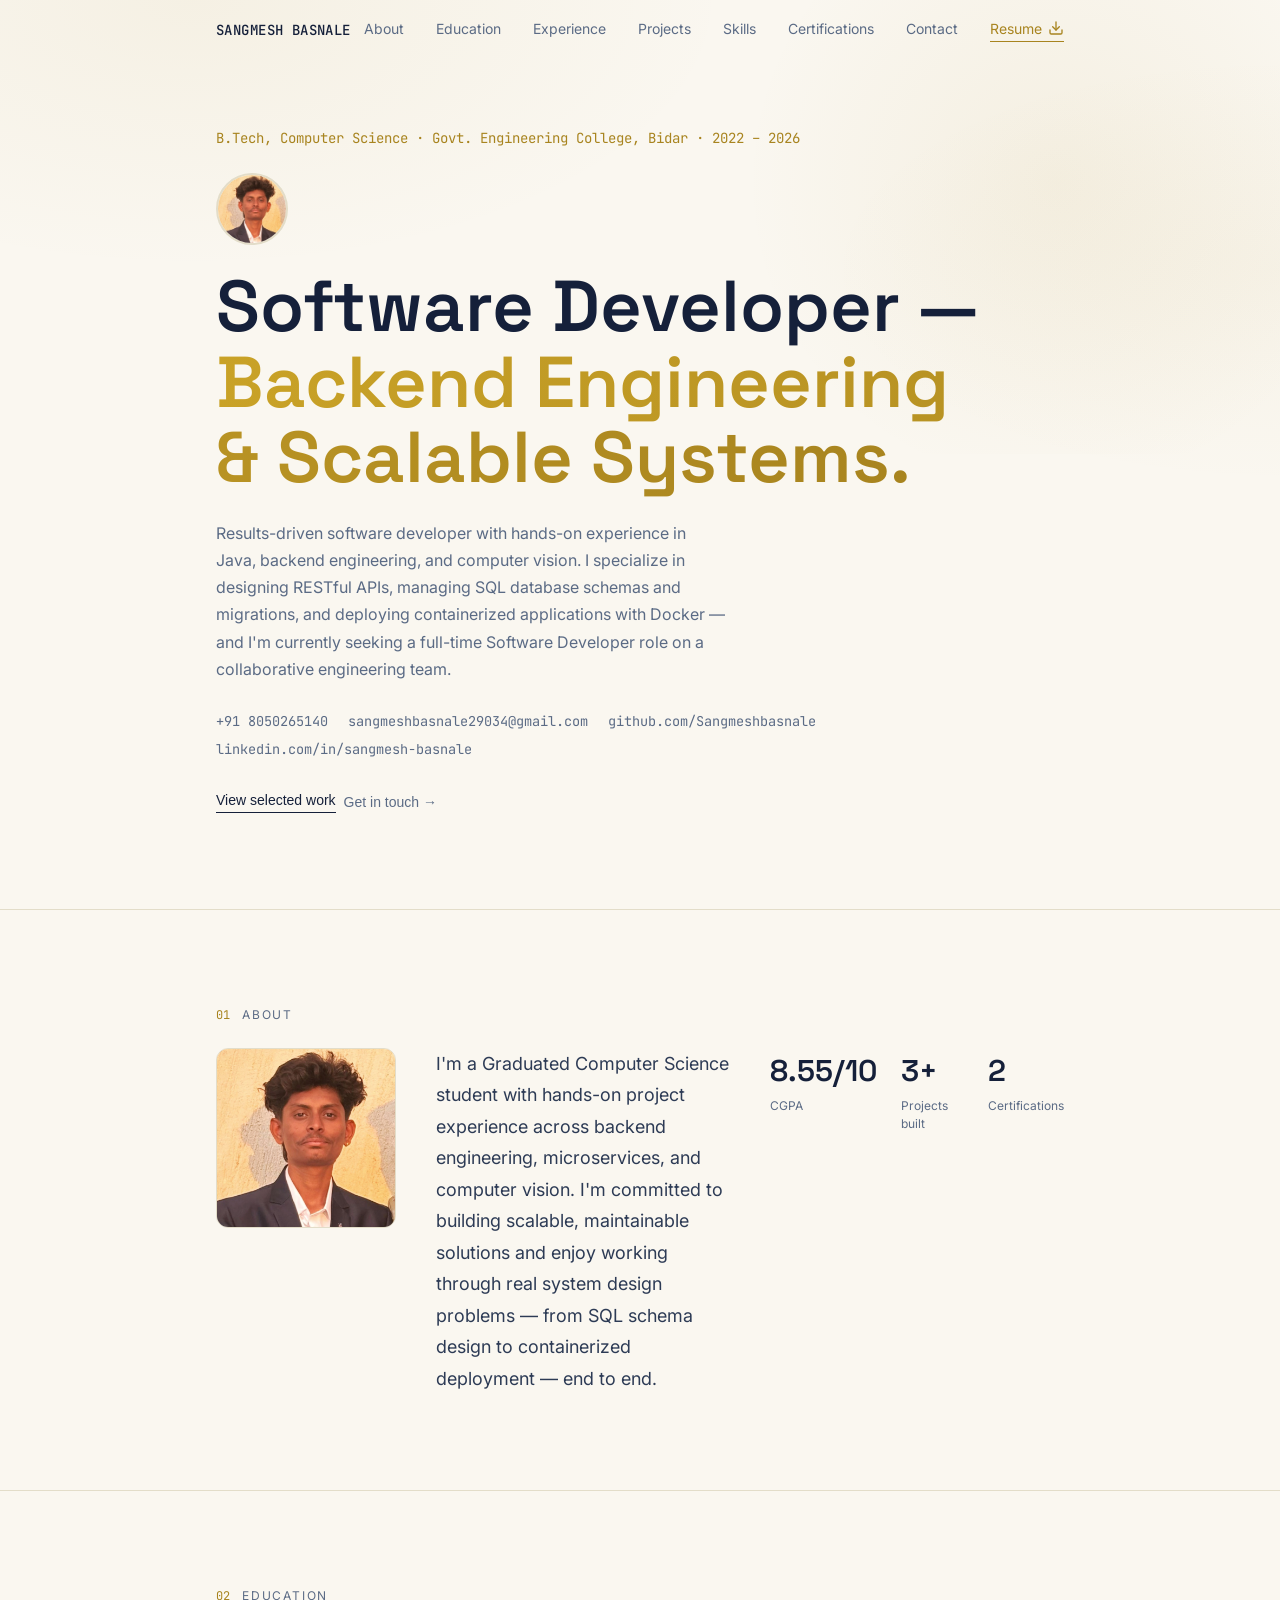
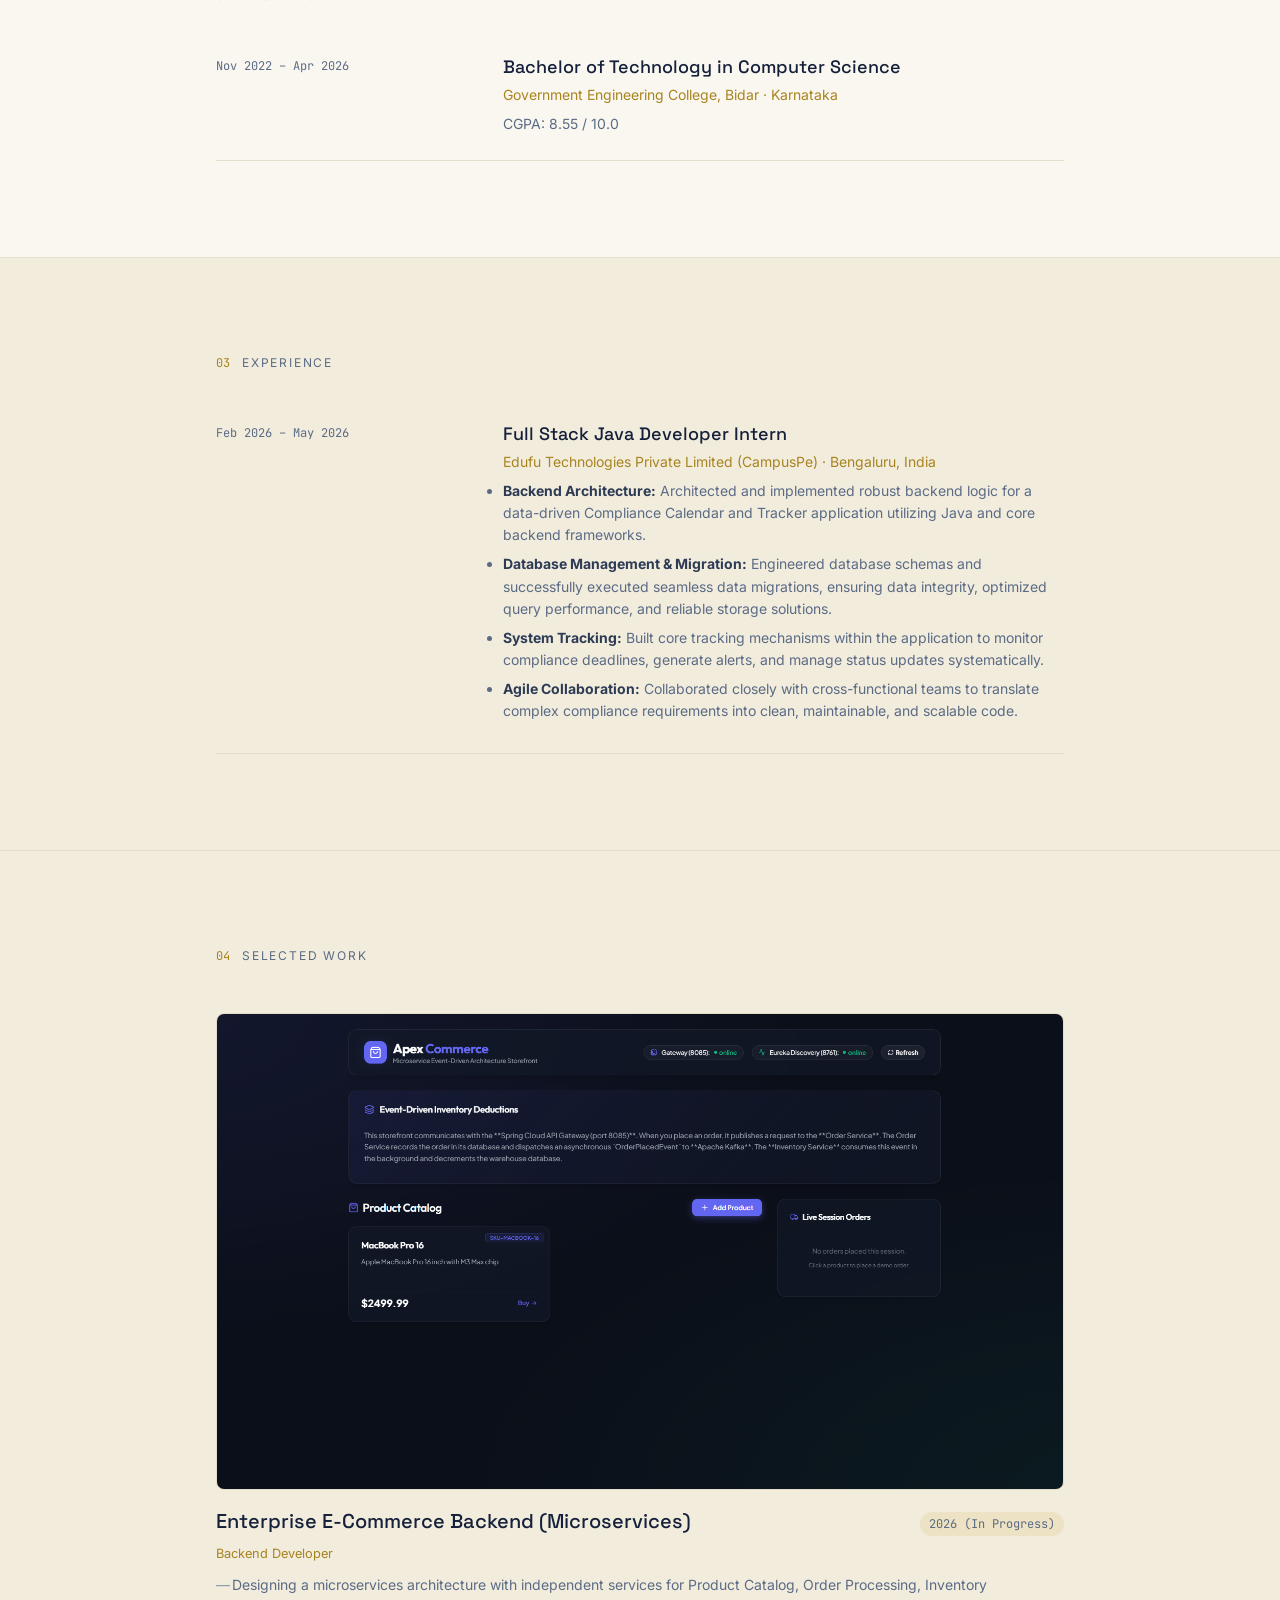
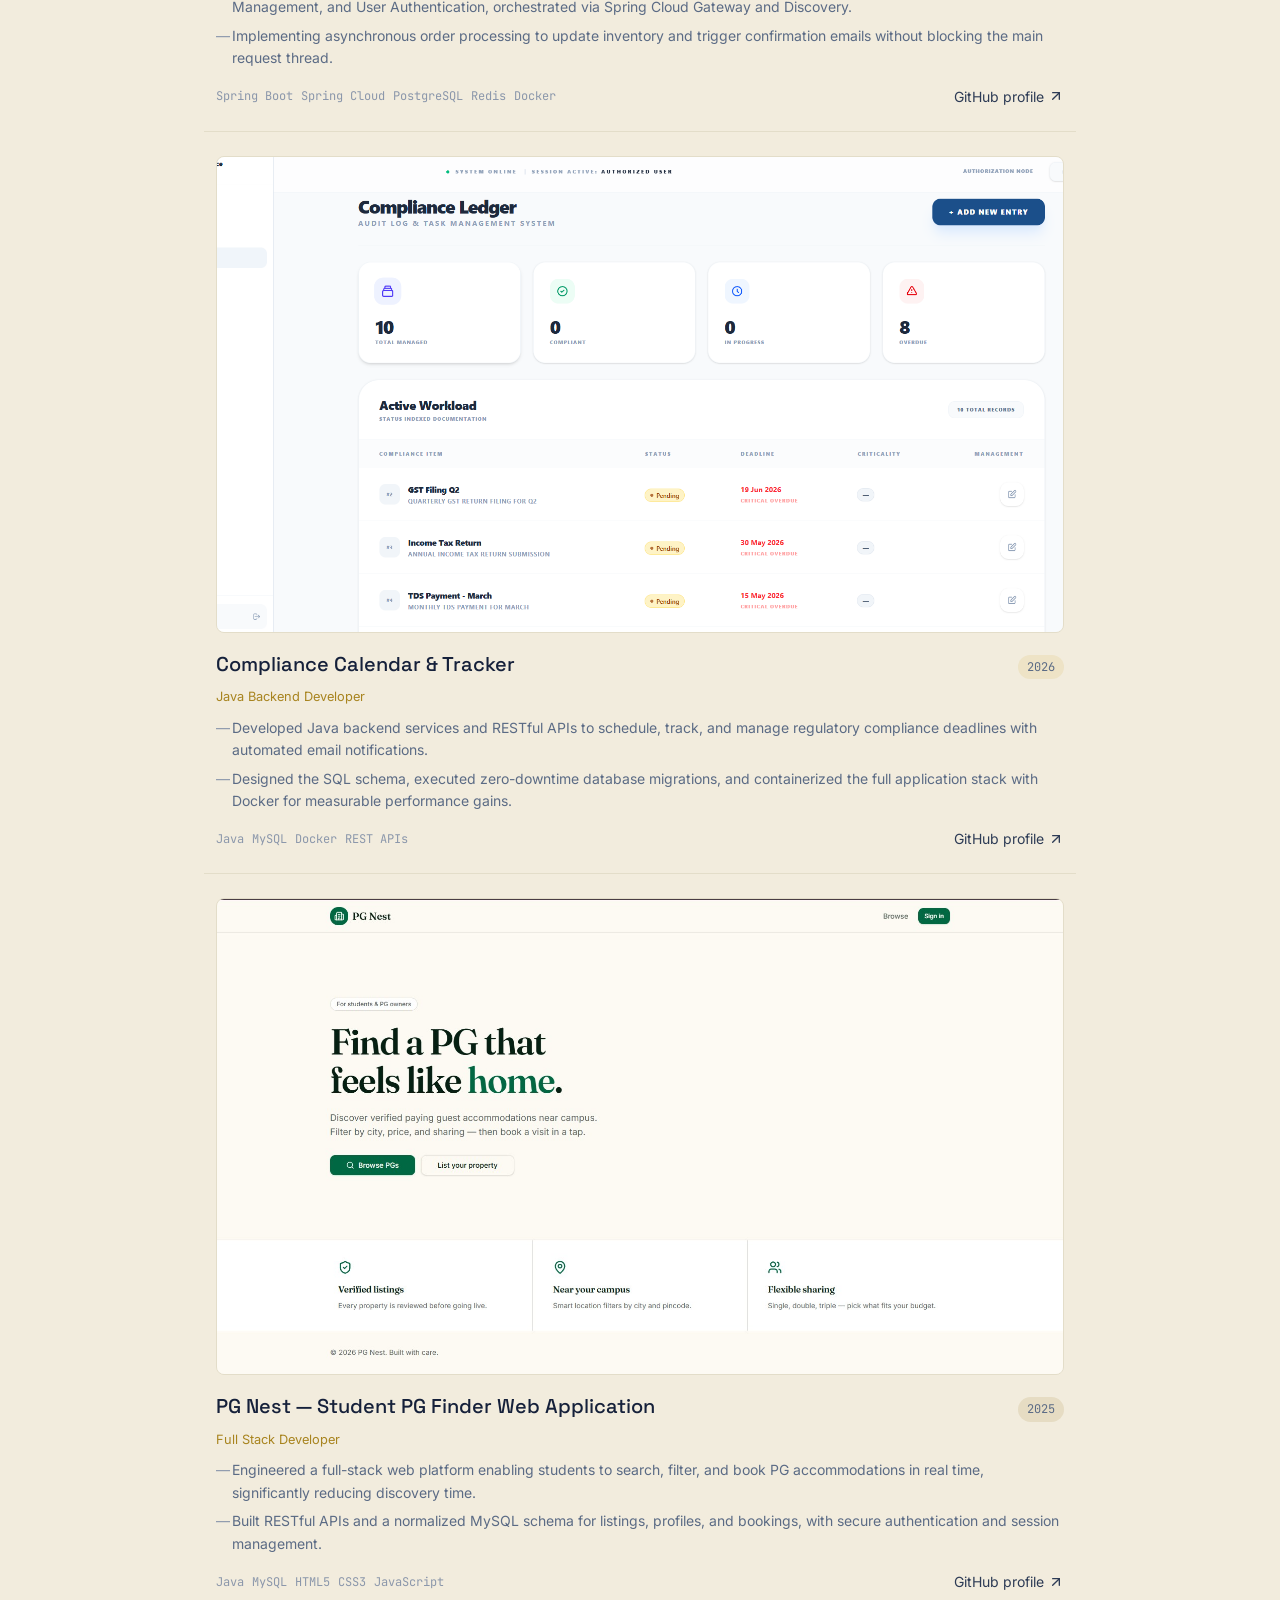
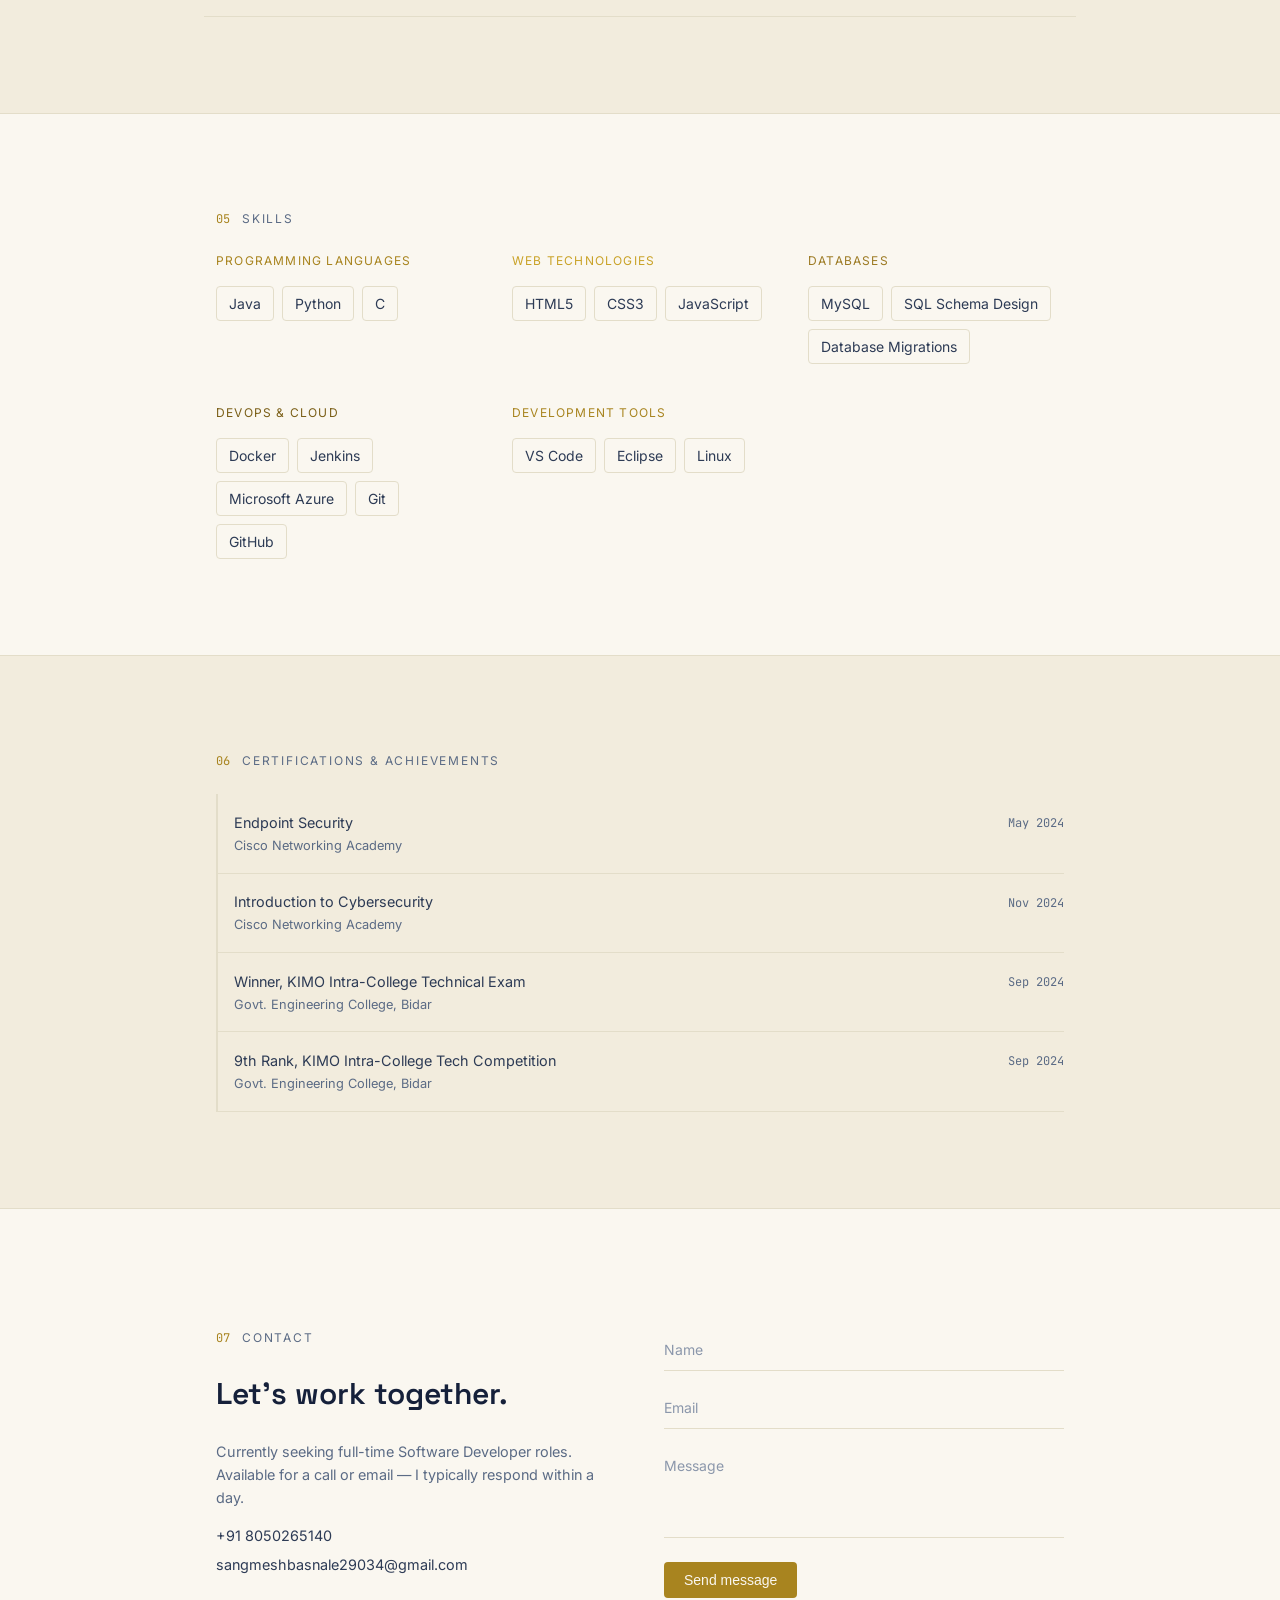
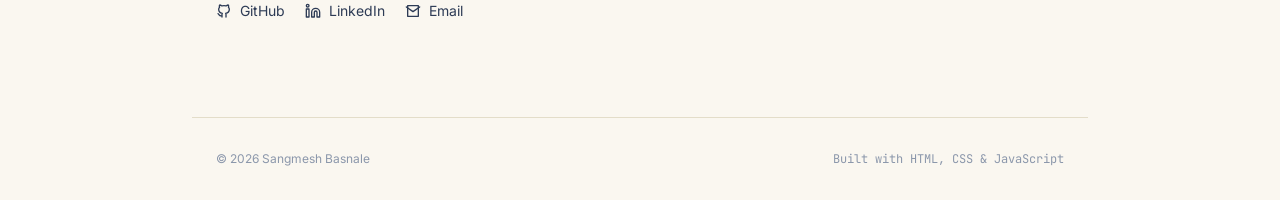
<file: index.html>
<!DOCTYPE html>
<html lang="en">
<head>
<meta charset="UTF-8" />
<meta name="viewport" content="width=device-width, initial-scale=1.0" />
<title>Sangmesh Basnale — Software Developer</title>
<link rel="preconnect" href="https://fonts.googleapis.com">
<link href="https://fonts.googleapis.com/css2?family=Space+Grotesk:wght@500;600;700&family=Inter:wght@400;500;600&family=JetBrains+Mono:wght@400;500&display=swap" rel="stylesheet">
<link rel="stylesheet" href="style.css">
</head>
<body>

<nav id="nav">
  <div class="nav-inner">
    <button class="brand" data-scroll="home">SANGMESH&nbsp;BASNALE</button>
    <div class="nav-links">
      <button class="nav-link" data-scroll="about">About</button>
      <button class="nav-link" data-scroll="education">Education</button>
      <button class="nav-link" data-scroll="experience">Experience</button>
      <button class="nav-link" data-scroll="projects">Projects</button>
      <button class="nav-link" data-scroll="skills">Skills</button>
      <button class="nav-link" data-scroll="certifications">Certifications</button>
      <button class="nav-link" data-scroll="contact">Contact</button>
      <a class="resume-btn" href="Sangmesh_Resume.pdf" target="_blank" rel="noopener noreferrer">
        Resume
        <svg class="icon" viewBox="0 0 24 24"><path d="M21 15v4a2 2 0 0 1-2 2H5a2 2 0 0 1-2-2v-4"></path><polyline points="7 10 12 15 17 10"></polyline><line x1="12" y1="15" x2="12" y2="3"></line></svg>
      </a>
    </div>
    <button class="nav-toggle" id="nav-toggle" aria-label="Toggle menu">
      <svg class="icon" viewBox="0 0 24 24" id="menu-icon"><line x1="4" y1="7" x2="20" y2="7"></line><line x1="4" y1="12" x2="20" y2="12"></line><line x1="4" y1="17" x2="20" y2="17"></line></svg>
    </button>
  </div>
  <div class="mobile-menu" id="mobile-menu">
    <button data-scroll="about">About</button>
    <button data-scroll="education">Education</button>
    <button data-scroll="experience">Experience</button>
    <button data-scroll="projects">Projects</button>
    <button data-scroll="skills">Skills</button>
    <button data-scroll="certifications">Certifications</button>
    <button data-scroll="contact">Contact</button>
  </div>
</nav>

<!-- HERO -->
<section id="home" style="border-top:none;">
  <div class="wrap">
    <div class="eyebrow reveal">B.Tech, Computer Science · Govt. Engineering College, Bidar · 2022 – 2026</div>
    <img src="images/profile.jpg" alt="Sangmesh Basnale" class="hero-profile-img reveal" onerror="this.style.display='none'">
    <h1 class="headline display reveal">Software Developer —<br><span class="grad-text">Backend Engineering<br>&amp; Scalable Systems.</span></h1>
    <p class="bio reveal">
      Results-driven software developer with hands-on experience in Java, backend
      engineering, and computer vision. I specialize in designing RESTful APIs, managing SQL
      database schemas and migrations, and deploying containerized applications with Docker —
      and I'm currently seeking a full-time Software Developer role on a collaborative
      engineering team.
    </p>
    <div class="contact-line reveal">
      <a href="tel:+918050265140">+91 8050265140</a>
      <a href="mailto:sangmeshbasnale29034@gmail.com">sangmeshbasnale29034@gmail.com</a>
      <a href="https://github.com/Sangmeshbasnale" target="_blank" rel="noopener noreferrer">github.com/Sangmeshbasnale</a>
      <a href="https://www.linkedin.com/in/sangmesh-basnale" target="_blank" rel="noopener noreferrer">linkedin.com/in/sangmesh-basnale</a>
    </div>
    <div class="hero-cta reveal">
      <button class="btn-outline" data-scroll="projects">View selected work</button>
      <button class="btn-ghost" data-scroll="contact">Get in touch →</button>
    </div>
  </div>
</section>

<!-- ABOUT -->
<section id="about">
  <div class="wrap">
    <div class="section-label reveal"><span class="idx">01</span><span class="lbl">About</span></div>
    <div class="about-grid">
      <div class="profile-photo-wrap reveal">
        <img src="images/profile.jpg" alt="Sangmesh Basnale"
             onerror="this.style.display='none'; this.nextElementSibling.style.display='flex';">
        <div class="photo-placeholder">
          Add your photo as
          <span class="fname">profile.jpg</span>
          in this folder
        </div>
      </div>
      <p class="about-text reveal">
        I'm a Graduated Computer Science student with hands-on project experience across
        backend engineering, microservices, and computer vision. I'm committed to building
        scalable, maintainable solutions and enjoy working through real system design problems —
        from SQL schema design to containerized deployment — end to end.
      </p>
      <div class="stats reveal">
        <div>
          <div class="stat-num"><span data-countup="8.55" data-decimal="true">0</span><span>/10</span></div>
          <div class="stat-label">CGPA</div>
        </div>
        <div>
          <div class="stat-num"><span data-countup="3">0</span><span>+</span></div>
          <div class="stat-label">Projects built</div>
        </div>
        <div>
          <div class="stat-num"><span data-countup="2">0</span></div>
          <div class="stat-label">Certifications</div>
        </div>
      </div>
    </div>
  </div>
</section>

<!-- EDUCATION -->
<section id="education">
  <div class="wrap">
    <div class="section-label reveal"><span class="idx">02</span><span class="lbl">Education</span></div>
    <div style="margin-top:1.5rem;">
      <div class="edu-row reveal">
        <div class="period">Nov 2022 – Apr 2026</div>
        <div>
          <h3 class="display">Bachelor of Technology in Computer Science</h3>
          <div class="org">Government Engineering College, Bidar · Karnataka</div>
          <p>CGPA: 8.55 / 10.0</p>
        </div>
      </div>
    </div>
  </div>
</section>

<!-- EXPERIENCE -->
<section id="experience" class="soft">
  <div class="wrap">
    <div class="section-label reveal"><span class="idx">03</span><span class="lbl">Experience</span></div>
    <div style="margin-top:1.5rem;">
      <div class="edu-row reveal">
        <div class="period">Feb 2026 – May 2026</div>
        <div>
          <h3 class="display">Full Stack Java Developer Intern</h3>
          <div class="org">Edufu Technologies Private Limited (CampusPe) · Bengaluru, India</div>
          <ul class="exp-list">
            <li><strong>Backend Architecture:</strong> Architected and implemented robust backend logic for a data-driven Compliance Calendar and Tracker application utilizing Java and core backend frameworks.</li>
            <li><strong>Database Management &amp; Migration:</strong> Engineered database schemas and successfully executed seamless data migrations, ensuring data integrity, optimized query performance, and reliable storage solutions.</li>
            <li><strong>System Tracking:</strong> Built core tracking mechanisms within the application to monitor compliance deadlines, generate alerts, and manage status updates systematically.</li>
            <li><strong>Agile Collaboration:</strong> Collaborated closely with cross-functional teams to translate complex compliance requirements into clean, maintainable, and scalable code.</li>
          </ul>
        </div>
      </div>
    </div>
  </div>
</section>

<!-- PROJECTS -->
<section id="projects" class="soft">
  <div class="wrap">
    <div class="section-label reveal"><span class="idx">04</span><span class="lbl">Selected work</span></div>
    <div style="margin-top:1.5rem;">

      <div class="proj-row reveal">
        <div class="project-shot">
          <img src="images/project-ecommerce.jpg" alt="Enterprise E-Commerce Backend screenshot"
               onerror="this.style.display='none'; this.nextElementSibling.style.display='flex';">
          <div class="shot-placeholder">
            Add a screenshot as
            <span class="fname">project-ecommerce.jpg</span>
            in this folder
          </div>
        </div>
        <div class="proj-top">
          <h3 class="display">Enterprise E-Commerce Backend (Microservices)</h3>
          <span class="period status-badge status-progress">2026 (In Progress)</span>
        </div>
        <div class="proj-role">Backend Developer</div>
        <ul>
          <li>Designing a microservices architecture with independent services for Product Catalog, Order Processing, Inventory Management, and User Authentication, orchestrated via Spring Cloud Gateway and Discovery.</li>
          <li>Implementing asynchronous order processing to update inventory and trigger confirmation emails without blocking the main request thread.</li>
        </ul>
        <div class="proj-bottom">
          <div class="tags">
            <span class="tag">Spring Boot</span><span class="tag">Spring Cloud</span><span class="tag">PostgreSQL</span><span class="tag">Redis</span><span class="tag">Docker</span>
          </div>
          <a class="proj-link" href="https://github.com/Sangmeshbasnale" target="_blank" rel="noopener noreferrer">
            GitHub profile
            <svg class="icon" viewBox="0 0 24 24"><line x1="7" y1="17" x2="17" y2="7"></line><polyline points="7 7 17 7 17 17"></polyline></svg>
          </a>
        </div>
      </div>

      <div class="proj-row reveal">
        <div class="project-shot">
          <img src="images/project-compliance.jpg" alt="Compliance Calendar & Tracker screenshot"
               onerror="this.style.display='none'; this.nextElementSibling.style.display='flex';">
          <div class="shot-placeholder">
            Add a screenshot as
            <span class="fname">project-compliance.jpg</span>
            in this folder
          </div>
        </div>
        <div class="proj-top">
          <h3 class="display">Compliance Calendar &amp; Tracker</h3>
          <span class="period status-badge status-2026">2026</span>
        </div>
        <div class="proj-role">Java Backend Developer</div>
        <ul>
          <li>Developed Java backend services and RESTful APIs to schedule, track, and manage regulatory compliance deadlines with automated email notifications.</li>
          <li>Designed the SQL schema, executed zero-downtime database migrations, and containerized the full application stack with Docker for measurable performance gains.</li>
        </ul>
        <div class="proj-bottom">
          <div class="tags">
            <span class="tag">Java</span><span class="tag">MySQL</span><span class="tag">Docker</span><span class="tag">REST APIs</span>
          </div>
          <a class="proj-link" href="https://github.com/Sangmeshbasnale" target="_blank" rel="noopener noreferrer">
            GitHub profile
            <svg class="icon" viewBox="0 0 24 24"><line x1="7" y1="17" x2="17" y2="7"></line><polyline points="7 7 17 7 17 17"></polyline></svg>
          </a>
        </div>
      </div>

      <div class="proj-row reveal">
        <div class="project-shot">
          <img src="images/project-pgnest.jpg" alt="PG Nest screenshot"
               onerror="this.style.display='none'; this.nextElementSibling.style.display='flex';">
          <div class="shot-placeholder">
            Add a screenshot as
            <span class="fname">project-pgnest.jpg</span>
            in this folder
          </div>
        </div>
        <div class="proj-top">
          <h3 class="display">PG Nest — Student PG Finder Web Application</h3>
          <span class="period status-badge status-2025">2025</span>
        </div>
        <div class="proj-role">Full Stack Developer</div>
        <ul>
          <li>Engineered a full-stack web platform enabling students to search, filter, and book PG accommodations in real time, significantly reducing discovery time.</li>
          <li>Built RESTful APIs and a normalized MySQL schema for listings, profiles, and bookings, with secure authentication and session management.</li>
        </ul>
        <div class="proj-bottom">
          <div class="tags">
            <span class="tag">Java</span><span class="tag">MySQL</span><span class="tag">HTML5</span><span class="tag">CSS3</span><span class="tag">JavaScript</span>
          </div>
          <a class="proj-link" href="https://github.com/Sangmeshbasnale" target="_blank" rel="noopener noreferrer">
            GitHub profile
            <svg class="icon" viewBox="0 0 24 24"><line x1="7" y1="17" x2="17" y2="7"></line><polyline points="7 7 17 7 17 17"></polyline></svg>
          </a>
        </div>
      </div>

    </div>
  </div>
</section>

<!-- SKILLS -->
<section id="skills">
  <div class="wrap">
    <div class="section-label reveal"><span class="idx">05</span><span class="lbl">Skills</span></div>
    <div class="skills-grid">
      <div class="reveal">
        <div class="skill-cat-title" style="color: var(--accent);">Programming Languages</div>
        <div class="skill-tags">
          <span class="skill-tag c-teal">Java</span><span class="skill-tag c-teal">Python</span><span class="skill-tag c-teal">C</span>
        </div>
      </div>
      <div class="reveal">
        <div class="skill-cat-title" style="color: var(--gold-light);">Web Technologies</div>
        <div class="skill-tags">
          <span class="skill-tag c-blue">HTML5</span><span class="skill-tag c-blue">CSS3</span><span class="skill-tag c-blue">JavaScript</span>
        </div>
      </div>
      <div class="reveal">
        <div class="skill-cat-title" style="color: var(--gold-soft);">Databases</div>
        <div class="skill-tags">
          <span class="skill-tag c-amber">MySQL</span><span class="skill-tag c-amber">SQL Schema Design</span><span class="skill-tag c-amber">Database Migrations</span>
        </div>
      </div>
      <div class="reveal">
        <div class="skill-cat-title" style="color: var(--gold-deep);">DevOps &amp; Cloud</div>
        <div class="skill-tags">
          <span class="skill-tag c-purple">Docker</span><span class="skill-tag c-purple">Jenkins</span><span class="skill-tag c-purple">Microsoft Azure</span><span class="skill-tag c-purple">Git</span><span class="skill-tag c-purple">GitHub</span>
        </div>
      </div>
      <div class="reveal">
        <div class="skill-cat-title" style="color: var(--accent);">Development Tools</div>
        <div class="skill-tags">
          <span class="skill-tag c-rose">VS Code</span><span class="skill-tag c-rose">Eclipse</span><span class="skill-tag c-rose">Linux</span>
        </div>
      </div>
    </div>
  </div>
</section>

<!-- CERTIFICATIONS -->
<section id="certifications" class="soft">
  <div class="wrap">
    <div class="section-label reveal"><span class="idx">06</span><span class="lbl">Certifications &amp; Achievements</span></div>
    <div class="cert-list">
      <div class="cert-item reveal">
        <div><div class="cname">Endpoint Security</div><div class="corg">Cisco Networking Academy</div></div>
        <div class="cdate">May 2024</div>
      </div>
      <div class="cert-item reveal">
        <div><div class="cname">Introduction to Cybersecurity</div><div class="corg">Cisco Networking Academy</div></div>
        <div class="cdate">Nov 2024</div>
      </div>
      <div class="cert-item reveal">
        <div><div class="cname">Winner, KIMO Intra-College Technical Exam</div><div class="corg">Govt. Engineering College, Bidar</div></div>
        <div class="cdate">Sep 2024</div>
      </div>
      <div class="cert-item reveal">
        <div><div class="cname">9th Rank, KIMO Intra-College Tech Competition</div><div class="corg">Govt. Engineering College, Bidar</div></div>
        <div class="cdate">Sep 2024</div>
      </div>
    </div>
  </div>
</section>

<!-- CONTACT -->
<section id="contact">
  <div class="wrap">
    <div class="contact-grid">
      <div>
        <div class="section-label reveal"><span class="idx">07</span><span class="lbl">Contact</span></div>
        <h2 class="section-title reveal">Let's work together.</h2>
        <p class="reveal" style="color:var(--muted); font-size:.9rem; max-width:24rem; margin-bottom:1rem; line-height:1.6;">
          Currently seeking full-time Software Developer roles. Available for a call or email —
          I typically respond within a day.
        </p>
        <div class="reveal">
          <div class="contact-detail">+91 8050265140</div>
          <div class="contact-detail">sangmeshbasnale29034@gmail.com</div>
        </div>
        <div class="social-row reveal">
          <a class="social-link" href="https://github.com/Sangmeshbasnale" target="_blank" rel="noopener noreferrer">
            <svg class="icon" viewBox="0 0 24 24"><path d="M9 19c-4.3 1.4-4.3-2.5-6-3m12 5v-3.5c0-1 .1-1.4-.5-2 2.8-.3 5.5-1.4 5.5-6a4.6 4.6 0 0 0-1.3-3.2 4.2 4.2 0 0 0-.1-3.2s-1.1-.3-3.5 1.3a12.3 12.3 0 0 0-6.2 0C6.5 2.8 5.4 3.1 5.4 3.1a4.2 4.2 0 0 0-.1 3.2A4.6 4.6 0 0 0 4 9.5c0 4.6 2.7 5.7 5.5 6-.6.6-.6 1.2-.5 2V21"></path></svg>
            GitHub
          </a>
          <a class="social-link" href="https://www.linkedin.com/in/sangmesh-basnale" target="_blank" rel="noopener noreferrer">
            <svg class="icon" viewBox="0 0 24 24"><path d="M16 8a6 6 0 0 1 6 6v7h-4v-7a2 2 0 0 0-2-2 2 2 0 0 0-2 2v7h-4v-7a6 6 0 0 1 6-6z"></path><rect x="2" y="9" width="4" height="12"></rect><circle cx="4" cy="4" r="2"></circle></svg>
            LinkedIn
          </a>
          <a class="social-link" href="mailto:sangmeshbasnale29034@gmail.com">
            <svg class="icon" viewBox="0 0 24 24"><path d="M4 4h16v16H4z"></path><path d="M22 6l-10 7L2 6"></path></svg>
            Email
          </a>
        </div>
      </div>

      <form class="reveal" onsubmit="event.preventDefault(); alert('This is a static demo form — connect it to Formspree/EmailJS to receive real messages.');">
        <input type="text" placeholder="Name" required>
        <input type="email" placeholder="Email" required>
        <textarea rows="4" placeholder="Message" required></textarea>
        <button type="submit" class="submit-btn">Send message</button>
      </form>
    </div>
  </div>
</section>

<footer>
  <span>© 2026 Sangmesh Basnale</span>
  <span class="mono">Built with HTML, CSS &amp; JavaScript</span>
</footer>

<button id="back-top" aria-label="Back to top">
  <svg class="icon" viewBox="0 0 24 24"><line x1="12" y1="19" x2="12" y2="5"></line><polyline points="5 12 12 5 19 12"></polyline></svg>
</button>

<script src="script.js"></script>
</body>
</html>
</file>
<file: style.css>
:root {
  --bg: #faf7f0;
  --bg-soft: #f2ecdd;
  --text: #15203a;
  --text-soft: #2d3b55;
  --muted: #5b6b85;
  --muted-2: #8b97ab;
  --line: #e3ddc9;
  --accent: #a8841f;
  --gold-light: #c9a227;
  --gold-deep: #7a5e16;
  --gold-soft: #9c7a23;
  --blue: #3b82f6;
  --amber: #c9a227;
  --purple: #9c7a23;
  --rose: #7a5e16;
}

* { box-sizing: border-box; margin: 0; padding: 0; }

body {
  background: var(--bg);
  background-image:
    radial-gradient(ellipse 70% 50% at 15% 0%, rgba(168,132,31,0.06), transparent 60%),
    radial-gradient(ellipse 60% 40% at 100% 30%, rgba(168,132,31,0.04), transparent 60%);
  background-attachment: fixed;
  color: var(--text);
  font-family: 'Inter', sans-serif;
  line-height: 1.5;
  overflow-x: hidden;
}

.display { font-family: 'Space Grotesk', sans-serif; }
.mono { font-family: 'JetBrains Mono', monospace; }

a { color: inherit; text-decoration: none; }

.wrap { max-width: 56rem; margin: 0 auto; padding-left: 1.5rem; padding-right: 1.5rem; }

/* ---------- NAV ---------- */
nav {
  position: fixed; top: 0; left: 0; right: 0; z-index: 50;
  background: transparent;
  border-bottom: 1px solid transparent;
  transition: background-color .3s ease, border-color .3s ease, backdrop-filter .3s ease;
}
nav.scrolled {
  background: rgba(250,247,240,0.88);
  backdrop-filter: blur(8px);
  border-bottom: 1px solid var(--line);
}
.nav-inner {
  display: flex; align-items: center; justify-content: space-between;
  padding: 1.1rem 1.5rem; max-width: 56rem; margin: 0 auto;
}
.brand { font-family: 'JetBrains Mono', monospace; font-size: .875rem; font-weight: 500; letter-spacing: .03em; background: none; border: none; color: var(--text); cursor: pointer; }
.nav-links { display: flex; align-items: center; gap: 2rem; font-size: .875rem; }
.nav-link {
  background: none; border: none; cursor: pointer; color: var(--muted);
  position: relative; padding-bottom: 2px; font-family: 'Inter', sans-serif; font-size: .875rem;
  text-transform: capitalize;
}
.nav-link::after {
  content: ''; position: absolute; left: 0; bottom: 0; width: 0; height: 1px;
  background: var(--accent); transition: width .25s ease;
}
.nav-link:hover::after, .nav-link.active::after { width: 100%; }
.nav-link.active { color: var(--text); }
.resume-btn {
  display: flex; align-items: center; gap: .4rem; font-size: .875rem;
  border-bottom: 1px solid var(--accent); color: var(--accent); padding-bottom: 2px;
}
.nav-toggle { display: none; background: none; border: none; color: var(--text); cursor: pointer; }
.mobile-menu {
  display: none; flex-direction: column; gap: 1rem; padding: 0 1.5rem 1.5rem;
  background: rgba(250,247,240,0.98); font-size: .875rem;
}
.mobile-menu.open { display: flex; }
.mobile-menu button { background: none; border: none; color: var(--muted); text-align: left; cursor: pointer; font-size: .875rem; text-transform: capitalize; }

@media (max-width: 768px) {
  .nav-links { display: none; }
  .nav-toggle { display: block; }
}

/* ---------- REVEAL ---------- */
.reveal { opacity: 0; transform: translateY(16px); transition: opacity .5s ease, transform .5s ease; }
.reveal.visible { opacity: 1; transform: translateY(0); }

/* ---------- HERO ---------- */
#home {
  min-height: 100vh; display: flex; align-items: flex-end;
  padding: 8rem 1.5rem 6rem;
  position: relative;
}
#home::before {
  content: '';
  position: absolute; top: -10%; right: -10%; width: 55%; height: 60%;
  background: radial-gradient(circle, rgba(168,132,31,0.07), transparent 70%);
  pointer-events: none; z-index: 0;
}
#home .wrap { position: relative; z-index: 1; }
.eyebrow { font-family: 'JetBrains Mono', monospace; font-size: .875rem; color: var(--accent); margin-bottom: 1.5rem; }
h1.headline {
  font-family: 'Space Grotesk', sans-serif; font-weight: 600; line-height: 1.05;
  font-size: clamp(2.5rem, 7vw, 4.5rem); margin-bottom: 1.5rem;
}
.grad-text {
  background: linear-gradient(90deg, var(--gold-light), var(--accent));
  -webkit-background-clip: text; background-clip: text; color: transparent;
}
.status-badge {
  font-family: 'JetBrains Mono', monospace; font-size: .7rem; padding: .2rem .55rem;
  border-radius: 999px; white-space: nowrap;
}
.status-progress { background: rgba(201,162,39,0.14); color: var(--gold-light); }
.status-2026 { background: rgba(201,162,39,0.12); color: var(--accent); }
.status-2025 { background: rgba(156,122,35,0.14); color: var(--gold-soft); }
.bio { max-width: 32rem; margin-bottom: 1.75rem; color: var(--muted); font-size: 1rem; line-height: 1.7; }
.contact-line { display: flex; flex-wrap: wrap; gap: .5rem 1.25rem; margin-bottom: 2rem; font-size: .85rem; color: var(--muted); font-family: 'JetBrains Mono', monospace; }
.contact-line a:hover { color: var(--accent); }
.hero-cta { display: flex; flex-wrap: wrap; gap: 2rem .5rem; align-items: center; }
.btn-outline { font-size: .875rem; border-bottom: 1px solid var(--text); padding-bottom: 4px; background: none; border-top: none; border-left: none; border-right: none; color: var(--text); cursor: pointer; }
.btn-ghost { font-size: .875rem; color: var(--muted); background: none; border: none; cursor: pointer; }
.hero-profile-img { width: 72px; height: 72px; border-radius: 50%; object-fit: cover; border: 2px solid var(--line); margin-bottom: 1.5rem; display: block; }

/* ---------- SECTIONS ---------- */
section { padding: 6rem 1.5rem; border-top: 1px solid var(--line); }
section.soft { background: var(--bg-soft); }
.section-label { display: flex; align-items: baseline; gap: .75rem; margin-bottom: .75rem; }
.section-label .idx { font-family: 'JetBrains Mono', monospace; font-size: .75rem; color: var(--accent); }
.section-label .lbl { font-size: .75rem; text-transform: uppercase; letter-spacing: .15em; color: var(--muted); }
.section-title { font-family: 'Space Grotesk', sans-serif; font-size: 1.875rem; font-weight: 600; margin-top: 1.5rem; margin-bottom: 1.5rem; }

/* ---------- ABOUT ---------- */
.about-grid { display: grid; gap: 2.5rem; grid-template-columns: 180px 1fr 1fr; align-items: start; margin-top: 1.5rem; }
.about-text { font-size: 1.125rem; line-height: 1.75; color: var(--text-soft); }
.stats { display: grid; grid-template-columns: repeat(3, 1fr); gap: 1.5rem; }
.stat-num { font-family: 'Space Grotesk', sans-serif; font-size: 1.875rem; font-weight: 600; }
.stat-label { font-size: .75rem; color: var(--muted); margin-top: .25rem; }
@media (max-width: 768px) { .about-grid { grid-template-columns: 1fr; } }

.profile-photo-wrap {
  width: 180px; height: 180px; border-radius: 12px; overflow: hidden;
  border: 1px solid var(--line); background: var(--bg-soft); position: relative;
}
.profile-photo-wrap img { width: 100%; height: 100%; object-fit: cover; display: block; }
.photo-placeholder {
  display: none; flex-direction: column; align-items: center; justify-content: center;
  height: 100%; text-align: center; font-size: .7rem; color: var(--muted); padding: .75rem; line-height: 1.5;
}
.photo-placeholder .fname { font-family: 'JetBrains Mono', monospace; color: var(--accent); margin-top: .35rem; word-break: break-all; }

.project-shot {
  width: 100%; aspect-ratio: 16/9; border-radius: 8px; overflow: hidden;
  border: 1px solid var(--line); background: var(--bg-soft); position: relative; margin-bottom: 1rem;
}
.project-shot img { width: 100%; height: 100%; object-fit: cover; display: block; }
.shot-placeholder {
  display: none; position: absolute; inset: 0; flex-direction: column; align-items: center;
  justify-content: center; font-size: .75rem; color: var(--muted); text-align: center; padding: 1rem; line-height: 1.5;
}
.shot-placeholder .fname { font-family: 'JetBrains Mono', monospace; color: var(--accent); margin-top: .35rem; }

/* ---------- EDUCATION ---------- */
.edu-row { display: grid; grid-template-columns: 1fr 2.2fr; gap: .5rem 2rem; padding: 1.5rem 0; border-bottom: 1px solid var(--line); }
.edu-row .period { font-family: 'JetBrains Mono', monospace; font-size: .75rem; color: var(--muted); padding-top: .25rem; }
.edu-row h3 { font-family: 'Space Grotesk', sans-serif; font-size: 1.125rem; font-weight: 500; }
.edu-row .org { font-size: .875rem; color: var(--accent); margin: .25rem 0 .5rem; }
.edu-row p { font-size: .875rem; color: var(--muted); line-height: 1.6; }
.edu-row .exp-list { margin-top: .5rem; }
.edu-row .exp-list li { font-size: .875rem; color: var(--muted); line-height: 1.6; margin-bottom: .4rem; }
.edu-row .exp-list strong { color: var(--text-soft); }
@media (max-width: 600px) { .edu-row { grid-template-columns: 1fr; } }

/* ---------- PROJECTS ---------- */
.proj-row { border-bottom: 1px solid var(--line); padding: 1.5rem .75rem; margin: 0 -0.75rem; transition: background-color .2s ease; }
.proj-row:hover { background: rgba(21,32,58,0.025); }
.proj-top { display: flex; flex-wrap: wrap; align-items: baseline; justify-content: space-between; gap: .5rem; margin-bottom: .5rem; }
.proj-top h3 { font-family: 'Space Grotesk', sans-serif; font-size: 1.25rem; font-weight: 500; }
.proj-top .period { font-family: 'JetBrains Mono', monospace; font-size: .75rem; color: var(--muted); }
.proj-role { font-size: .8rem; color: var(--accent); margin-bottom: .65rem; }
.proj-row ul { list-style: none; margin-bottom: 1rem; }
.proj-row li { font-size: .875rem; color: var(--muted); line-height: 1.6; padding-left: 1rem; position: relative; margin-bottom: .4rem; }
.proj-row li::before { content: '—'; position: absolute; left: 0; color: var(--muted-2); }
.proj-bottom { display: flex; flex-wrap: wrap; align-items: center; justify-content: space-between; gap: 1rem; }
.tags { display: flex; flex-wrap: wrap; gap: .5rem; }
.tag { font-family: 'JetBrains Mono', monospace; font-size: .75rem; color: var(--muted-2); }
.proj-link { display: flex; align-items: center; gap: .25rem; font-size: .875rem; color: var(--text-soft); transition: padding-left .2s ease, color .2s ease; }
.proj-link:hover { padding-left: 8px; color: var(--accent); }

/* ---------- SKILLS ---------- */
.skills-grid { display: grid; grid-template-columns: repeat(3, 1fr); gap: 2.5rem; margin-top: 1.5rem; }
.skill-cat-title { font-size: .75rem; text-transform: uppercase; letter-spacing: .1em; color: var(--muted); margin-bottom: 1rem; }
.skill-tags { display: flex; flex-wrap: wrap; gap: .5rem; }
.skill-tag { font-size: .875rem; padding: .375rem .75rem; border-radius: 4px; border: 1px solid var(--line); color: var(--text-soft); transition: border-color .2s ease, color .2s ease, background-color .2s ease; }
.skill-tag:hover { border-color: var(--accent); color: var(--accent); }
.skill-tag.c-teal:hover   { border-color: var(--accent); color: var(--accent); background: rgba(201,162,39,0.10); }
.skill-tag.c-blue:hover   { border-color: var(--gold-light); color: var(--gold-light); background: rgba(227,197,103,0.10); }
.skill-tag.c-amber:hover  { border-color: var(--gold-soft); color: var(--gold-soft); background: rgba(184,146,58,0.10); }
.skill-tag.c-purple:hover { border-color: var(--gold-deep); color: var(--gold-deep); background: rgba(156,122,35,0.10); }
.skill-tag.c-rose:hover   { border-color: var(--accent); color: var(--accent); background: rgba(201,162,39,0.10); }
@media (max-width: 768px) { .skills-grid { grid-template-columns: 1fr; gap: 1.75rem; } }

/* ---------- CERTIFICATIONS ---------- */
.cert-list { margin-top: 1.5rem; display: flex; flex-direction: column; }
.cert-item { display: flex; justify-content: space-between; gap: 1rem; padding: 1.1rem 0 1.1rem 1rem; border-bottom: 1px solid var(--line); border-left: 2px solid var(--line); font-size: .9rem; transition: border-left-color .2s ease; }
.cert-item:hover { border-left-color: var(--accent); }
.cert-item .cname { color: var(--text-soft); }
.cert-item .corg { color: var(--muted); font-size: .8rem; margin-top: .15rem; }
.cert-item .cdate { font-family: 'JetBrains Mono', monospace; font-size: .75rem; color: var(--muted); white-space: nowrap; padding-top: .15rem; }

/* ---------- CONTACT ---------- */
.contact-grid { display: grid; grid-template-columns: 1fr 1fr; gap: 3rem; margin-top: 1.5rem; }
.contact-detail { font-size: .9rem; color: var(--text-soft); margin-bottom: .5rem; }
.social-row { display: flex; gap: 1.25rem; margin-top: 1.5rem; flex-wrap: wrap; }
.social-link { display: flex; align-items: center; gap: .5rem; font-size: .875rem; color: var(--text-soft); transition: padding-left .2s ease, color .2s ease; }
.social-link:hover { padding-left: 8px; color: var(--accent); }
form { display: flex; flex-direction: column; gap: 1rem; }
form input, form textarea {
  background: transparent; border: none; border-bottom: 1px solid var(--line);
  color: var(--text); font-size: .875rem; padding: .75rem 0; font-family: 'Inter', sans-serif;
  transition: border-color .2s ease;
}
form textarea { resize: none; }
form input::placeholder, form textarea::placeholder { color: var(--muted-2); }
form input:focus, form textarea:focus { outline: none; border-color: var(--accent); }
.submit-btn {
  margin-top: .5rem; align-self: flex-start; padding: .65rem 1.25rem; border-radius: 4px;
  font-size: .875rem; font-weight: 500; background: var(--accent); color: var(--bg);
  border: none; cursor: pointer; transition: transform .2s ease;
}
.submit-btn:hover { transform: translateY(-2px); }
@media (max-width: 768px) { .contact-grid { grid-template-columns: 1fr; } }

footer {
  padding: 2rem 1.5rem; border-top: 1px solid var(--line);
  display: flex; flex-wrap: wrap; justify-content: space-between; gap: .5rem;
  font-size: .75rem; color: var(--muted-2); max-width: 56rem; margin: 0 auto;
}

#back-top {
  position: fixed; bottom: 1.5rem; right: 1.5rem; z-index: 50;
  width: 44px; height: 44px; border-radius: 50%; background: var(--accent); color: var(--bg);
  border: none; display: none; align-items: center; justify-content: center; cursor: pointer;
  transition: transform .2s ease;
}
#back-top.show { display: flex; }
#back-top:hover { transform: translateY(-3px); }

svg.icon { width: 16px; height: 16px; stroke: currentColor; fill: none; stroke-width: 2; stroke-linecap: round; stroke-linejoin: round; flex-shrink: 0; }

@media (prefers-reduced-motion: reduce) {
  * { transition: none !important; }
}
</file>
